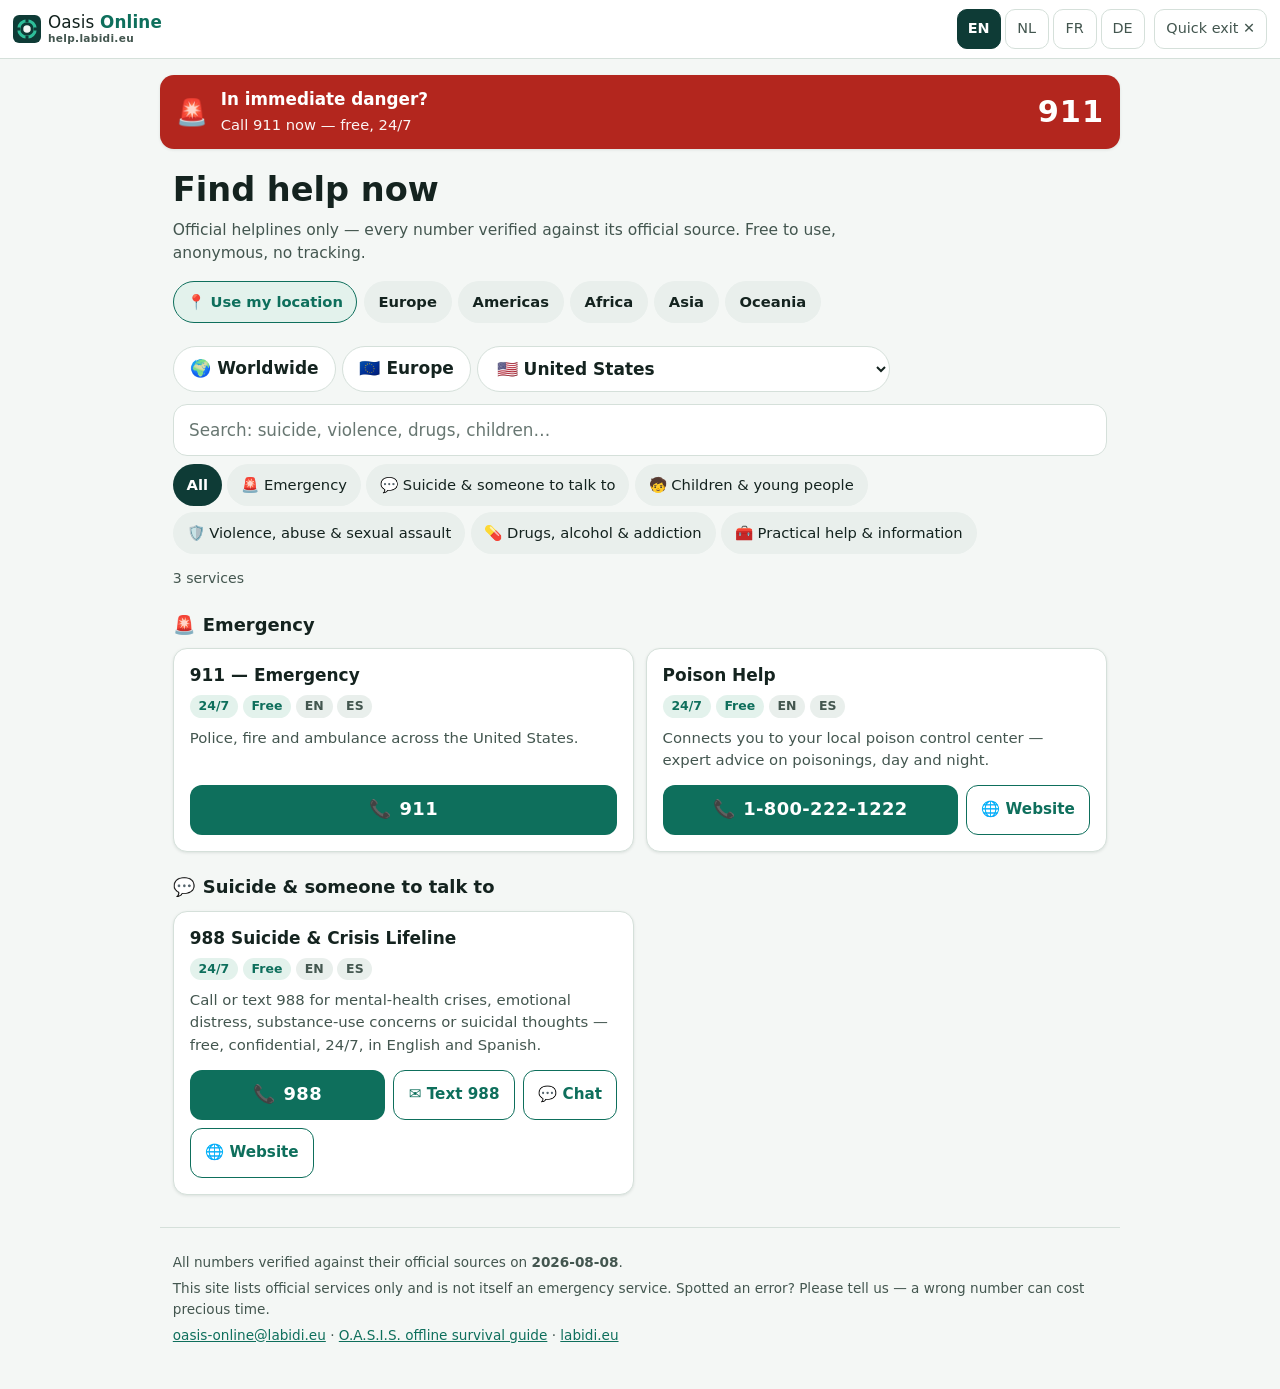
<file: index.html>
<!DOCTYPE html>
<html lang="en">
<head>
    <meta charset="UTF-8">
    <meta name="viewport" content="width=device-width, initial-scale=1.0, viewport-fit=cover">
    <meta http-equiv="Content-Security-Policy" content="default-src 'self'; script-src 'self'; style-src 'self'; img-src 'self' data:; connect-src 'self'; base-uri 'self'; form-action 'none'; object-src 'none'">
    <title>Oasis Online — Official helplines. Find help now.</title>
    <meta name="description" content="Official emergency numbers and helplines worldwide — suicide prevention, violence and abuse, children and youth, addiction. Verified numbers only, for Belgium, Europe, the Americas, Africa, Asia and Oceania. Free, anonymous, works on any device.">
    <link rel="canonical" href="https://help.labidi.eu/">
    <link rel="alternate" hreflang="en" href="https://help.labidi.eu/?lang=en">
    <link rel="alternate" hreflang="nl" href="https://help.labidi.eu/?lang=nl">
    <link rel="alternate" hreflang="fr" href="https://help.labidi.eu/?lang=fr">
    <link rel="alternate" hreflang="de" href="https://help.labidi.eu/?lang=de">
    <link rel="alternate" hreflang="x-default" href="https://help.labidi.eu/">
    <meta property="og:type" content="website">
    <meta property="og:title" content="Oasis Online — Official helplines">
    <meta property="og:description" content="Verified, official helplines and emergency numbers. Find help now — free, anonymous, on any device.">
    <meta property="og:url" content="https://help.labidi.eu/">
    <meta name="theme-color" content="#0e3b36">
    <link rel="icon" href="icon.svg" type="image/svg+xml">
    <link rel="apple-touch-icon" href="icon.svg">
    <link rel="manifest" href="site.webmanifest">
    <link rel="stylesheet" href="style.css?v=10">
    <script type="application/ld+json">
    {
        "@context": "https://schema.org",
        "@type": "WebSite",
        "name": "Oasis Online — Official helplines",
        "url": "https://help.labidi.eu/",
        "description": "Directory of official, verified helplines and emergency numbers: suicide prevention, violence and abuse, children and youth, addiction and more.",
        "inLanguage": ["en", "nl", "fr", "de"]
    }
    </script>
</head>
<body>
    <header class="topbar">
        <div class="brand">
            <img src="icon.svg" alt="" width="28" height="28">
            <span class="brand-text">
                <span>Oasis <b>Online</b></span>
                <span class="brand-domain">help.labidi.eu</span>
            </span>
        </div>
        <nav class="langs" aria-label="Language">
            <button type="button" data-lang="en" aria-pressed="false">EN</button>
            <button type="button" data-lang="nl" aria-pressed="false">NL</button>
            <button type="button" data-lang="fr" aria-pressed="false">FR</button>
            <button type="button" data-lang="de" aria-pressed="false">DE</button>
        </nav>
        <button type="button" id="quickExit" class="quick-exit" data-i18n="exit">Quick exit ✕</button>
    </header>

    <a class="sos" href="tel:112">
        <span class="sos-icon" aria-hidden="true">🚨</span>
        <span class="sos-text"><b data-i18n="sosTitle">In immediate danger?</b>
        <span data-i18n="sosAction">Call 112 now — free, 24/7</span></span>
        <span class="sos-num" aria-hidden="true">112</span>
    </a>

    <main>
        <section class="intro">
            <h1 data-i18n="title">Find help now</h1>
            <p data-i18n="tagline">Official helplines only — every number verified against its official source. Free to use, anonymous, no tracking.</p>
        </section>

        <section class="controls" aria-label="Filters">
            <div id="quick" class="quick" role="group" aria-label="Quick picks"></div>
            <p id="quickStatus" class="quick-status" role="status" hidden></p>
            <div id="browse" class="country-hits browse" role="group" hidden></div>
            <div id="places" class="places" role="tablist" aria-label="Region"></div>
            <p id="placeNote" class="place-note" hidden></p>
            <div class="searchbox">
                <label class="visually-hidden" for="search" data-i18n="searchLabel">Search helplines</label>
                <input type="search" id="search" autocomplete="off" spellcheck="false"
                       data-i18n-placeholder="searchHint" placeholder="Search: suicide, violence, drugs, children…">
            </div>
            <div id="cats" class="cats" aria-label="Category"></div>
        </section>

        <p id="count" class="count" role="status"></p>
        <section id="results" class="results" aria-live="polite"></section>

        <noscript>
            <div class="noscript">
                <p><b>This page works best with JavaScript, but the most important numbers are right here:</b></p>
                <ul>
                    <li><b>112</b> — Emergency: ambulance &amp; fire (Europe-wide, free, 24/7)</li>
                    <li><b>101</b> — Police (Belgium)</li>
                    <li><b>1813</b> — Zelfmoordlijn, suicide prevention (Belgium, NL, free, 24/7)</li>
                    <li><b>0800 32 123</b> — Centre de Prévention du Suicide (Belgium, FR, free, 24/7)</li>
                    <li><b>106</b> — Tele-Onthaal (NL) · <b>107</b> — Télé-Accueil (FR) · <b>108</b> — Telefonhilfe (DE) — someone to talk to, free, 24/7</li>
                    <li><b>102</b> — Awel (NL) · <b>103</b> — Écoute-Enfants (FR) — for children &amp; young people, free</li>
                    <li><b>116 000</b> — Child Focus, missing children (free, 24/7)</li>
                    <li><b>1712</b> — violence &amp; abuse (NL, free, Mon–Fri 9–18) · <b>0800 30 030</b> — Écoute Violences Conjugales (FR, free)</li>
                    <li><b>070 245 245</b> — Poison Centre (free, 24/7)</li>
                    <li>Elsewhere: <b>112</b> EU · <b>999</b> UK · <b>911</b> US/Canada · <b>000</b> Australia · <b>111</b> New Zealand · suicide &amp; crisis: <b>988</b> (US/CA), <b>116 123</b> (UK/IE and much of the EU), <b>3114</b> (FR), <b>113</b> (NL), <b>13 11 14</b> (AU)</li>
                </ul>
            </div>
        </noscript>
    </main>

    <footer>
        <p><span data-i18n="verified">All numbers verified against their official sources on</span> <b id="updated"></b>.</p>
        <p data-i18n="disclaimer">This site lists official services only and is not itself an emergency service. Spotted an error? Please tell us — a wrong number can cost precious time.</p>
        <p>
            <a id="contactLink" href="mailto:oasis-online@labidi.eu">oasis-online@labidi.eu</a>
            · <a href="https://oasis.labidi.eu/" rel="noopener">O.A.S.I.S. offline survival guide</a>
            · <a href="https://labidi.eu/" rel="noopener">labidi.eu</a>
        </p>
    </footer>

    <script src="data.js?v=10"></script>
    <script src="app.js?v=10"></script>
</body>
</html>
</file>
<file: style.css>
/* Oasis Online — helplines. Mobile-first, no external requests, WCAG-minded. */

:root {
    --bg: #f4f7f5;
    --bg-card: #ffffff;
    --ink: #14231f;
    --ink-soft: #43564f;
    --brand: #0e6f5c;
    --brand-ink: #ffffff;
    --brand-soft: #e3f2ec;
    --line: #d5e0da;
    --sos-bg: #b3261e;
    --sos-ink: #ffffff;
    --chip-bg: #e9efec;
    --chip-on: #0e3b36;
    --chip-on-ink: #ffffff;
    --focus: #f5a524;
    --radius: 14px;
    --shadow: 0 1px 3px rgba(10, 40, 30, .10);
}

@media (prefers-color-scheme: dark) {
    :root {
        --bg: #0d1613;
        --bg-card: #14201c;
        --ink: #e8f0ec;
        --ink-soft: #a7bcb2;
        --brand: #2fbf9a;
        --brand-ink: #04211a;
        --brand-soft: #16342c;
        --line: #24352f;
        --sos-bg: #d93a30;
        --sos-ink: #ffffff;
        --chip-bg: #1c2b26;
        --chip-on: #2fbf9a;
        --chip-on-ink: #04211a;
        --shadow: 0 1px 3px rgba(0, 0, 0, .4);
    }
}

* { box-sizing: border-box; }

html { -webkit-text-size-adjust: 100%; }

body {
    margin: 0;
    font-family: system-ui, -apple-system, "Segoe UI", Roboto, "Helvetica Neue", Arial, sans-serif;
    background: var(--bg);
    color: var(--ink);
    line-height: 1.5;
    font-size: 1.0625rem;
    padding-bottom: env(safe-area-inset-bottom);
}

:focus-visible {
    outline: 3px solid var(--focus);
    outline-offset: 2px;
    border-radius: 6px;
}

.visually-hidden {
    position: absolute;
    width: 1px; height: 1px;
    margin: -1px; padding: 0;
    overflow: hidden;
    clip: rect(0 0 0 0);
    white-space: nowrap; border: 0;
}

/* ---------- top bar ---------- */

.topbar {
    display: flex;
    align-items: center;
    gap: .6rem;
    flex-wrap: wrap;
    padding: .55rem .8rem;
    padding-top: calc(.55rem + env(safe-area-inset-top));
    background: var(--bg-card);
    border-bottom: 1px solid var(--line);
}

.brand {
    display: flex;
    align-items: center;
    gap: .45rem;
    font-size: 1.05rem;
    letter-spacing: .01em;
    margin-right: auto;
}
.brand b { color: var(--brand); }
.brand img { display: block; }
.brand-text { display: flex; flex-direction: column; line-height: 1.15; }
.brand-domain {
    font-size: .66rem;
    font-weight: 600;
    letter-spacing: .03em;
    color: var(--ink-soft);
}

.langs { display: flex; gap: .25rem; }

.langs button {
    min-width: 44px;
    min-height: 40px;
    border: 1px solid var(--line);
    background: var(--bg-card);
    color: var(--ink-soft);
    border-radius: 10px;
    font: inherit;
    font-size: .9rem;
    cursor: pointer;
}
.langs button[aria-pressed="true"] {
    background: var(--chip-on);
    border-color: var(--chip-on);
    color: var(--chip-on-ink);
    font-weight: 700;
}

.quick-exit {
    min-height: 40px;
    border: 1px solid var(--line);
    background: var(--bg-card);
    color: var(--ink-soft);
    border-radius: 10px;
    font: inherit;
    font-size: .9rem;
    padding: 0 .7rem;
    cursor: pointer;
}
.quick-exit:hover { border-color: var(--ink-soft); color: var(--ink); }

/* ---------- SOS banner ---------- */

.sos {
    display: flex;
    align-items: center;
    gap: .8rem;
    margin: .8rem;
    padding: .8rem 1rem;
    background: var(--sos-bg);
    color: var(--sos-ink);
    text-decoration: none;
    border-radius: var(--radius);
    box-shadow: var(--shadow);
}
.sos:hover, .sos:focus-visible { filter: brightness(1.08); }
.sos-icon { font-size: 1.6rem; }
.sos-text { display: flex; flex-direction: column; gap: .1rem; min-width: 0; }
.sos-text b { font-size: 1.05rem; }
.sos-text span { font-size: .92rem; opacity: .95; }
.sos-num {
    margin-left: auto;
    font-size: 1.9rem;
    font-weight: 800;
    letter-spacing: .03em;
}

/* ---------- main layout ---------- */

main {
    max-width: 60rem;
    margin: 0 auto;
    padding: 0 .8rem 2rem;
}

.intro h1 {
    font-size: clamp(1.5rem, 4.5vw, 2.1rem);
    margin: .9rem 0 .2rem;
}
.intro p {
    margin: 0 0 1rem;
    color: var(--ink-soft);
    font-size: .97rem;
    max-width: 46rem;
}

/* ---------- controls ---------- */

.quick { display: flex; gap: .4rem; flex-wrap: wrap; margin-bottom: .6rem; }

.quick button {
    min-height: 42px;
    padding: 0 .85rem;
    font: inherit;
    font-size: .92rem;
    font-weight: 600;
    background: var(--chip-bg);
    color: var(--ink);
    border: 1.5px solid transparent;
    border-radius: 999px;
    cursor: pointer;
}
.quick button[aria-pressed="true"] { background: var(--chip-on); color: var(--chip-on-ink); }

.quick .locate-btn {
    background: var(--brand-soft);
    color: var(--brand);
    border-color: var(--brand);
    font-weight: 700;
}
.quick .locate-btn:hover { background: var(--brand); color: var(--brand-ink); }

.quick-status { margin: 0 0 .5rem; font-size: .9rem; color: var(--ink-soft); }

.browse { margin: 0 0 .8rem; }
.browse .browse-label { align-self: center; font-size: .9rem; font-weight: 600; color: var(--ink-soft); }
.browse button[aria-pressed="true"] { background: var(--brand); color: var(--brand-ink); }

.places { display: flex; gap: .4rem; flex-wrap: wrap; }

.places button {
    display: inline-flex;
    align-items: center;
    gap: .4rem;
    min-height: 46px;
    padding: 0 1rem;
    font: inherit;
    font-weight: 600;
    background: var(--bg-card);
    color: var(--ink);
    border: 1.5px solid var(--line);
    border-radius: 999px;
    cursor: pointer;
}
.places button[aria-selected="true"] {
    background: var(--chip-on);
    border-color: var(--chip-on);
    color: var(--chip-on-ink);
}

.place-select {
    min-height: 46px;
    max-width: 100%;
    padding: 0 .9rem;
    font: inherit;
    font-weight: 600;
    background: var(--bg-card);
    color: var(--ink);
    border: 1.5px solid var(--line);
    border-radius: 999px;
    cursor: pointer;
}
.place-select:focus { border-color: var(--brand); outline: none; box-shadow: 0 0 0 3px var(--brand-soft); }

.place-note {
    margin: .6rem 0 0;
    font-size: .9rem;
    color: var(--ink-soft);
    max-width: 46rem;
}

.searchbox { margin: .8rem 0 .5rem; }

#search {
    width: 100%;
    min-height: 52px;
    padding: .6rem .95rem;
    font: inherit;
    font-size: 1.05rem;
    color: var(--ink);
    background: var(--bg-card);
    border: 1.5px solid var(--line);
    border-radius: var(--radius);
}
#search::placeholder { color: var(--ink-soft); opacity: .8; }
#search:focus { border-color: var(--brand); outline: none; box-shadow: 0 0 0 3px var(--brand-soft); }

.cats { display: flex; gap: .35rem; flex-wrap: wrap; }

.cats button {
    min-height: 42px;
    padding: 0 .8rem;
    font: inherit;
    font-size: .92rem;
    background: var(--chip-bg);
    color: var(--ink);
    border: 1.5px solid transparent;
    border-radius: 999px;
    cursor: pointer;
}
.cats button[aria-pressed="true"] {
    background: var(--chip-on);
    color: var(--chip-on-ink);
    font-weight: 700;
}

.count {
    margin: .9rem 0 .3rem;
    font-size: .88rem;
    color: var(--ink-soft);
}

/* ---------- results ---------- */

.country-hits {
    display: flex;
    flex-wrap: wrap;
    gap: .4rem;
    margin: .2rem 0 .8rem;
}

.country-hits button {
    min-height: 44px;
    padding: 0 .9rem;
    font: inherit;
    font-weight: 600;
    background: var(--brand-soft);
    color: var(--brand);
    border: 1.5px solid var(--brand);
    border-radius: 999px;
    cursor: pointer;
}
.country-hits button:hover { background: var(--brand); color: var(--brand-ink); }

.group-title {
    display: flex;
    align-items: center;
    gap: .5rem;
    margin: 1.4rem 0 .6rem;
    font-size: 1.12rem;
}

.results-grid {
    display: grid;
    grid-template-columns: repeat(auto-fill, minmax(min(21rem, 100%), 1fr));
    gap: .7rem;
}

.card {
    display: flex;
    flex-direction: column;
    gap: .55rem;
    min-width: 0;
    padding: .95rem 1rem 1rem;
    background: var(--bg-card);
    border: 1px solid var(--line);
    border-radius: var(--radius);
    box-shadow: var(--shadow);
}

.card .card-place {
    align-self: flex-start;
    min-height: 34px;
    padding: 0 .7rem;
    font: inherit;
    font-size: .85rem;
    font-weight: 700;
    background: var(--brand-soft);
    color: var(--brand);
    border: 1.5px solid var(--brand);
    border-radius: 999px;
    cursor: pointer;
}
.card .card-place:hover { background: var(--brand); color: var(--brand-ink); }

.card h3 {
    margin: 0;
    font-size: 1.06rem;
    line-height: 1.3;
    overflow-wrap: anywhere;
}

.card .meta {
    display: flex;
    flex-wrap: wrap;
    gap: .3rem;
}

.badge {
    font-size: .78rem;
    font-weight: 600;
    padding: .12rem .55rem;
    border-radius: 999px;
    background: var(--chip-bg);
    color: var(--ink-soft);
    white-space: nowrap;
}
.badge.good { background: var(--brand-soft); color: var(--brand); }

.card p {
    margin: 0;
    font-size: .93rem;
    color: var(--ink-soft);
    overflow-wrap: anywhere;
}

.card .actions {
    display: flex;
    flex-wrap: wrap;
    gap: .5rem;
    margin-top: auto;
    padding-top: .3rem;
}

.call {
    display: inline-flex;
    align-items: center;
    justify-content: center;
    gap: .5rem;
    flex: 1 1 auto;
    min-height: 50px;
    padding: .4rem 1rem;
    background: var(--brand);
    color: var(--brand-ink);
    font-weight: 800;
    font-size: 1.12rem;
    letter-spacing: .02em;
    text-decoration: none;
    border-radius: 12px;
    white-space: nowrap;
}
.call:hover, .call:focus-visible { filter: brightness(1.08); }

.linkbtn {
    display: inline-flex;
    align-items: center;
    justify-content: center;
    gap: .35rem;
    min-height: 50px;
    padding: .4rem .9rem;
    background: transparent;
    color: var(--brand);
    font-weight: 600;
    font-size: .95rem;
    text-decoration: none;
    border: 1.5px solid var(--brand);
    border-radius: 12px;
    white-space: nowrap;
}
.linkbtn:hover, .linkbtn:focus-visible { background: var(--brand-soft); }

.empty {
    padding: 2rem 1rem;
    text-align: center;
    color: var(--ink-soft);
}

/* ---------- noscript & footer ---------- */

.noscript {
    margin-top: 1rem;
    padding: 1rem;
    background: var(--bg-card);
    border: 1px solid var(--line);
    border-radius: var(--radius);
}
.noscript ul { margin: .5rem 0 0; padding-left: 1.2rem; }
.noscript li { margin: .25rem 0; }

footer {
    max-width: 60rem;
    margin: 0 auto;
    padding: 1.2rem .8rem 2.4rem;
    border-top: 1px solid var(--line);
    font-size: .85rem;
    color: var(--ink-soft);
}
footer p { margin: .35rem 0; }
footer a { color: var(--brand); }

/* ---------- misc ---------- */

@media (min-width: 700px) {
    .sos { margin: 1rem auto; max-width: 60rem; }
}

@media (prefers-reduced-motion: no-preference) {
    .card { transition: transform .12s ease; }
    .card:hover { transform: translateY(-1px); }
}

@media print {
    .topbar, .controls, .quick-exit, footer a { display: none !important; }
    .card { break-inside: avoid; box-shadow: none; }
    body { background: #fff; color: #000; }
}
</file>
